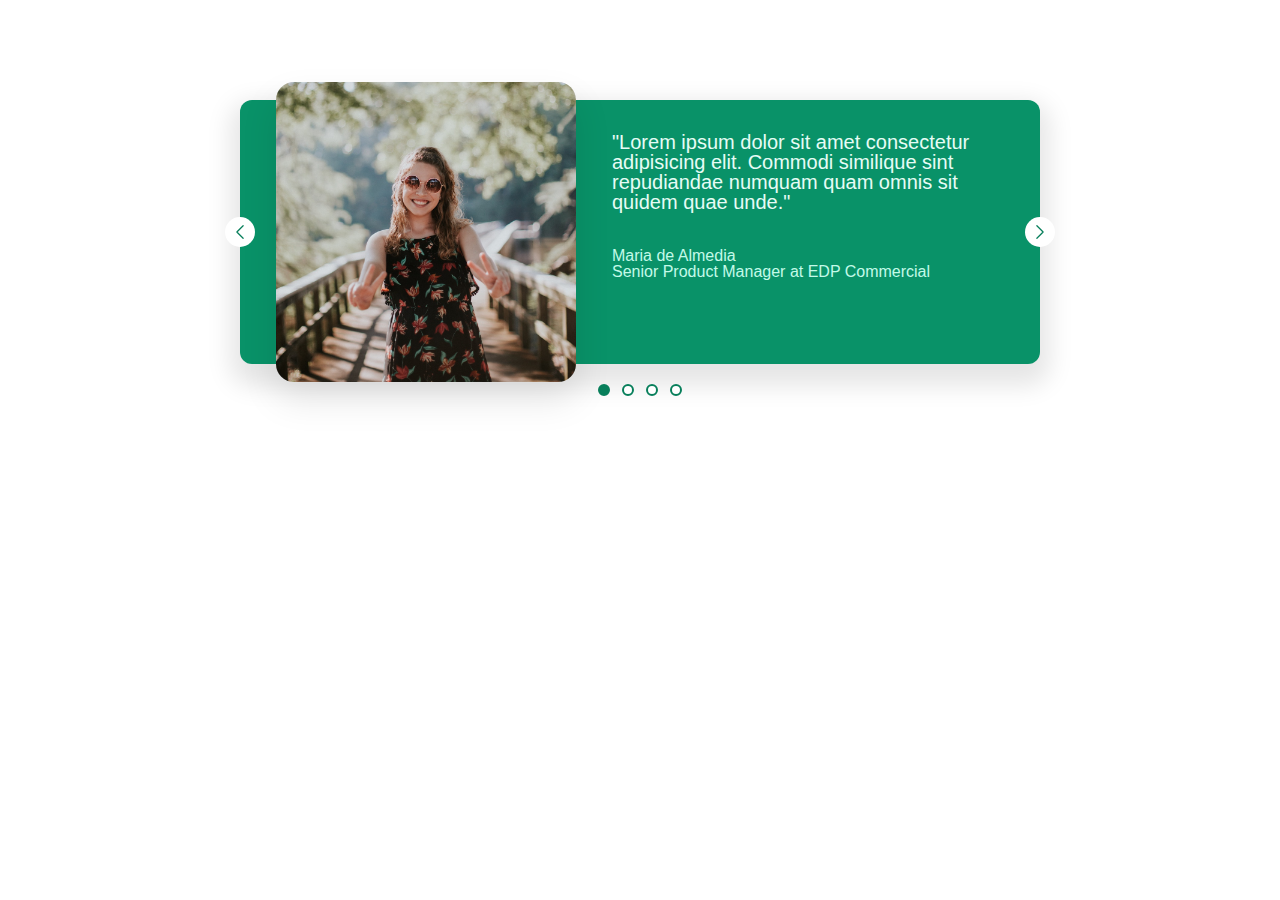
<file: learning-module/carousel/index.html>
<!DOCTYPE html>
<html lang="en">
<head>
    <meta charset="UTF-8">
    <meta name="viewport" content="width=device-width, initial-scale=1.0">
    <link rel="stylesheet" href="style.css">
    <title>Carousel</title>
</head>
<body>
    <div class="carousel">
        <img src="media/maria.jpg" alt="Maria de Almedia">
        <blockquote class="testimonial">
            <p class="testimonial-text">
                "Lorem ipsum dolor sit amet consectetur adipisicing elit. Commodi similique sint repudiandae numquam quam omnis sit quidem quae unde."
            </p>
            <p class="testimonial-author">
                Maria de Almedia
            </p>
            <p class="testimonial-job">
                Senior Product Manager at EDP Commercial
            </p>
        </blockquote>
        <button class="btn chev-right">
            <svg xmlns="http://www.w3.org/2000/svg" fill="none" viewBox="0 0 24 24" stroke-width="1.5" stroke="currentColor" class="btn-icon ">
                <path stroke-linecap="round" stroke-linejoin="round" d="M8.25 4.5l7.5 7.5-7.5 7.5" />
              </svg>
        </button>
        <button class="btn chev-left">
            <svg xmlns="http://www.w3.org/2000/svg" fill="none" viewBox="0 0 24 24" stroke-width="1.5" stroke="currentColor" class="btn-icon ">
                <path stroke-linecap="round" stroke-linejoin="round" d="M15.75 19.5L8.25 12l7.5-7.5" />
              </svg>                  
        </button>
        <div class="dots">
            <button class="dot dot--fill">&nbsp;</button>
            <button class="dot">&nbsp;</button>
            <button class="dot">&nbsp;</button>
            <button class="dot">&nbsp;</button>
        </div>
    </div>
</body>
</html>
</file>
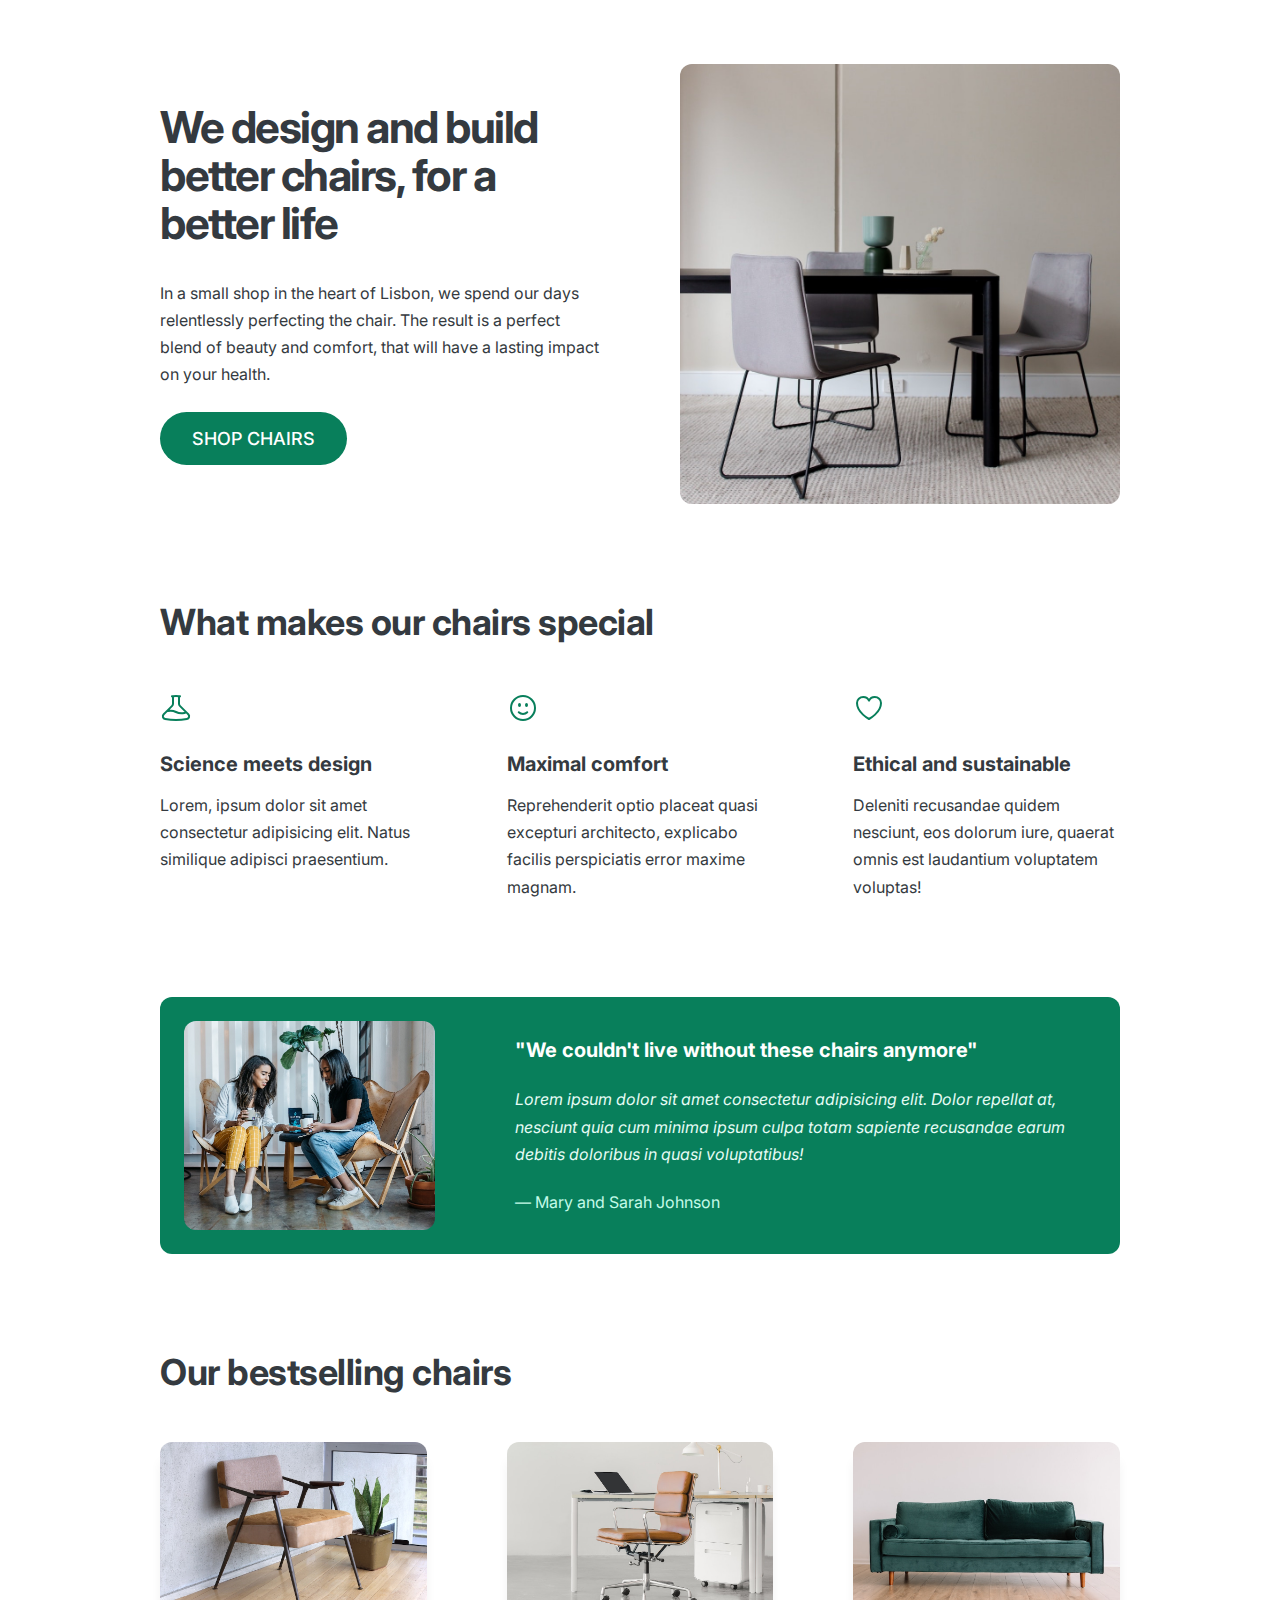
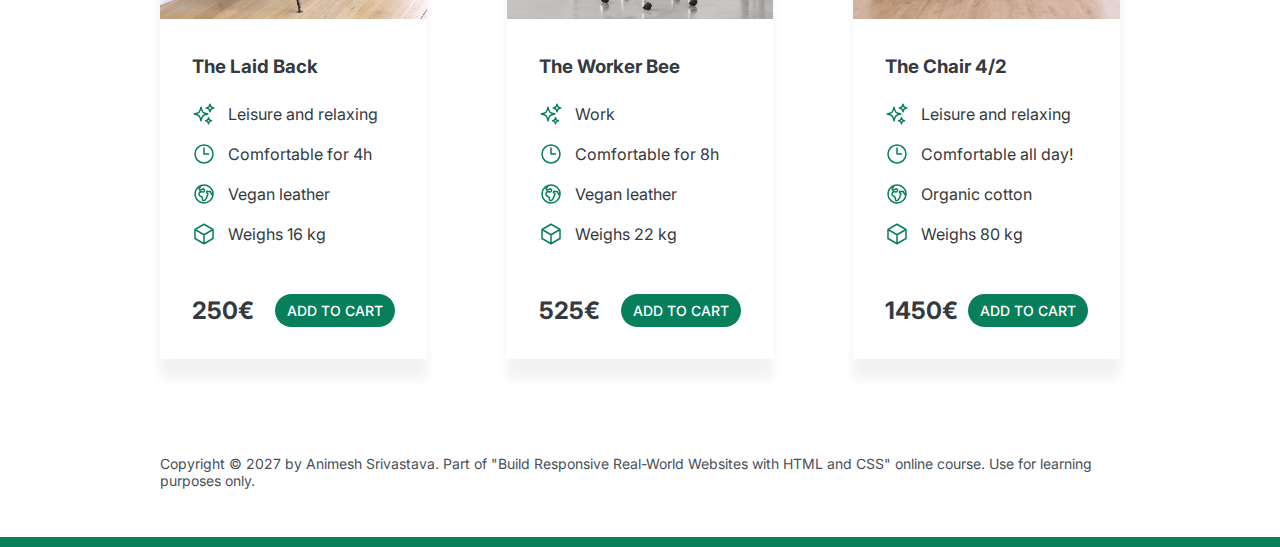
<file: learning-module/Design/index.html>
<!DOCTYPE html>
<html lang="en">
  <head>
    <meta charset="UTF-8" />
    <meta http-equiv="X-UA-Compatible" content="IE=edge" />
    <meta name="viewport" content="width=device-width, initial-scale=1.0" />
    <link rel="preconnect" href="https://fonts.googleapis.com">
    <link rel="preconnect" href="https://fonts.gstatic.com" crossorigin>
    <link href="https://fonts.googleapis.com/css2?family=Inter:wght@400;500;700&display=swap" rel="stylesheet">
    <link rel="stylesheet" href="style.css" />
    <title>Lisbon Chair Shop</title>
  </head>
  <body>
    <div class="container">
      <header>
        <div class="header-text-box">
          <h1>We design and build better chairs, for a better life</h1>
          <p class="header-text">
            In a small shop in the heart of Lisbon, we spend our days
            relentlessly perfecting the chair. The result is a perfect blend of
            beauty and comfort, that will have a lasting impact on your health.
          </p>
          <a class="btn btn--big" href="#">Shop chairs</a>
        </div>
        <img src="hero.jpg" alt="Photo" />
      </header>

      <section>
        <h2>What makes our chairs special</h2>
        <div class="grid-3-cols">
          <div>
            <svg xmlns="http://www.w3.org/2000/svg" fill="none" viewBox="0 0 24 24" stroke-width="1.5" stroke="currentColor" class="features-icon">
              <path stroke-linecap="round" stroke-linejoin="round" d="M9.75 3.104v5.714a2.25 2.25 0 01-.659 1.591L5 14.5M9.75 3.104c-.251.023-.501.05-.75.082m.75-.082a24.301 24.301 0 014.5 0m0 0v5.714c0 .597.237 1.17.659 1.591L19.8 15.3M14.25 3.104c.251.023.501.05.75.082M19.8 15.3l-1.57.393A9.065 9.065 0 0112 15a9.065 9.065 0 00-6.23-.693L5 14.5m14.8.8l1.402 1.402c1.232 1.232.65 3.318-1.067 3.611A48.309 48.309 0 0112 21c-2.773 0-5.491-.235-8.135-.687-1.718-.293-2.3-2.379-1.067-3.61L5 14.5" />
            </svg>
            <p class="features-title"><strong>Science meets design</strong></p>            
            <p class="features-text">
              Lorem, ipsum dolor sit amet consectetur adipisicing elit. Natus
              similique adipisci praesentium.
            </p>
          </div>

          <div>
            <svg xmlns="http://www.w3.org/2000/svg" fill="none" viewBox="0 0 24 24" stroke-width="1.5" stroke="currentColor" class="features-icon">
              <path stroke-linecap="round" stroke-linejoin="round" d="M15.182 15.182a4.5 4.5 0 01-6.364 0M21 12a9 9 0 11-18 0 9 9 0 0118 0zM9.75 9.75c0 .414-.168.75-.375.75S9 10.164 9 9.75 9.168 9 9.375 9s.375.336.375.75zm-.375 0h.008v.015h-.008V9.75zm5.625 0c0 .414-.168.75-.375.75s-.375-.336-.375-.75.168-.75.375-.75.375.336.375.75zm-.375 0h.008v.015h-.008V9.75z" />
            </svg>
            <p class="features-title">
              <strong>Maximal comfort</strong>
            </p>
            
            <p class="features-text">
              Reprehenderit optio placeat quasi excepturi architecto, explicabo
              facilis perspiciatis error maxime magnam.
            </p>
          </div>

          <div>
            <svg xmlns="http://www.w3.org/2000/svg" fill="none" viewBox="0 0 24 24" stroke-width="1.5" stroke="currentColor" class="features-icon">
              <path stroke-linecap="round" stroke-linejoin="round" d="M21 8.25c0-2.485-2.099-4.5-4.688-4.5-1.935 0-3.597 1.126-4.312 2.733-.715-1.607-2.377-2.733-4.313-2.733C5.1 3.75 3 5.765 3 8.25c0 7.22 9 12 9 12s9-4.78 9-12z" />
            </svg>
            <p class="features-title">
              <strong>Ethical and sustainable</strong>
            </p>
            
            <p class="features-text">
              Deleniti recusandae quidem nesciunt, eos dolorum iure, quaerat
              omnis est laudantium voluptatem voluptas!
            </p>
          </div>
        </div>
      </section>

      <section class="testimonial-section">
        <div class="grid-3-cols">
          <img src="customers.jpg" alt="People sitting on chairs" />
          <div class="testimonial-box">
            <h2>"We couldn't live without these chairs anymore"</h2>
            <blockquote class="testimonial-text">
              Lorem ipsum dolor sit amet consectetur adipisicing elit. Dolor
              repellat at, nesciunt quia cum minima ipsum culpa totam sapiente
              recusandae earum debitis doloribus in quasi voluptatibus!
            </blockquote>
            <p class="testimonial-author">&mdash; Mary and Sarah Johnson</p>
          </div>
        </div>
      </section>

      <section>
        <h2>Our bestselling chairs</h2>
        <div class="grid-3-cols">
          <figure class="chair">
            <img src="chair-1.jpg" alt="Chair" />
            <div class="chair-box">
              <h3>The Laid Back</h3>
              <ul class="chair-details">
                <li>
                  <!-- Span is a generic INLINE text element, it doesn't have any meaning. It's like a div element, but inline -->
                  <svg xmlns="http://www.w3.org/2000/svg" fill="none" viewBox="0 0 24 24" stroke-width="1.5" stroke="currentColor" class="chair-icon">
                    <path stroke-linecap="round" stroke-linejoin="round" d="M9.813 15.904L9 18.75l-.813-2.846a4.5 4.5 0 00-3.09-3.09L2.25 12l2.846-.813a4.5 4.5 0 003.09-3.09L9 5.25l.813 2.846a4.5 4.5 0 003.09 3.09L15.75 12l-2.846.813a4.5 4.5 0 00-3.09 3.09zM18.259 8.715L18 9.75l-.259-1.035a3.375 3.375 0 00-2.455-2.456L14.25 6l1.036-.259a3.375 3.375 0 002.455-2.456L18 2.25l.259 1.035a3.375 3.375 0 002.456 2.456L21.75 6l-1.035.259a3.375 3.375 0 00-2.456 2.456zM16.894 20.567L16.5 21.75l-.394-1.183a2.25 2.25 0 00-1.423-1.423L13.5 18.75l1.183-.394a2.25 2.25 0 001.423-1.423l.394-1.183.394 1.183a2.25 2.25 0 001.423 1.423l1.183.394-1.183.394a2.25 2.25 0 00-1.423 1.423z" />
                  </svg>                  
                  <span>Leisure and relaxing</span>
                </li>
                <li>
                  <svg xmlns="http://www.w3.org/2000/svg" fill="none" viewBox="0 0 24 24" stroke-width="1.5" stroke="currentColor" class="chair-icon">
                    <path stroke-linecap="round" stroke-linejoin="round" d="M12 6v6h4.5m4.5 0a9 9 0 11-18 0 9 9 0 0118 0z" />
                  </svg>
                  <span>Comfortable for 4h</span>
                </li>
                <li>
                  <svg xmlns="http://www.w3.org/2000/svg" fill="none" viewBox="0 0 24 24" stroke-width="1.5" stroke="currentColor" class="chair-icon">
                    <path stroke-linecap="round" stroke-linejoin="round" d="M20.893 13.393l-1.135-1.135a2.252 2.252 0 01-.421-.585l-1.08-2.16a.414.414 0 00-.663-.107.827.827 0 01-.812.21l-1.273-.363a.89.89 0 00-.738 1.595l.587.39c.59.395.674 1.23.172 1.732l-.2.2c-.212.212-.33.498-.33.796v.41c0 .409-.11.809-.32 1.158l-1.315 2.191a2.11 2.11 0 01-1.81 1.025 1.055 1.055 0 01-1.055-1.055v-1.172c0-.92-.56-1.747-1.414-2.089l-.655-.261a2.25 2.25 0 01-1.383-2.46l.007-.042a2.25 2.25 0 01.29-.787l.09-.15a2.25 2.25 0 012.37-1.048l1.178.236a1.125 1.125 0 001.302-.795l.208-.73a1.125 1.125 0 00-.578-1.315l-.665-.332-.091.091a2.25 2.25 0 01-1.591.659h-.18c-.249 0-.487.1-.662.274a.931.931 0 01-1.458-1.137l1.411-2.353a2.25 2.25 0 00.286-.76m11.928 9.869A9 9 0 008.965 3.525m11.928 9.868A9 9 0 118.965 3.525" />
                  </svg>
                  <span>Vegan leather</span>
                </li>
                <li>
                  <svg xmlns="http://www.w3.org/2000/svg" fill="none" viewBox="0 0 24 24" stroke-width="1.5" stroke="currentColor" class="chair-icon">
                    <path stroke-linecap="round" stroke-linejoin="round" d="M21 7.5l-9-5.25L3 7.5m18 0l-9 5.25m9-5.25v9l-9 5.25M3 7.5l9 5.25M3 7.5v9l9 5.25m0-9v9" />
                  </svg>
                  <span>Weighs 16 kg</span>
                </li>
              </ul>
              <div class="chair-price">
                <strong>250€</strong>
                <a href="#" class="btn btn--small">Add to cart</a>
              </div>
            </div>
          </figure>

          <figure class="chair">
            <img src="chair-2.jpg" alt="Chair" />
            <div class="chair-box">
              <h3>The Worker Bee</h3>
              <ul class="chair-details">
                <li><svg xmlns="http://www.w3.org/2000/svg" fill="none" viewBox="0 0 24 24" stroke-width="1.5" stroke="currentColor" class="chair-icon">
                    <path stroke-linecap="round" stroke-linejoin="round" d="M9.813 15.904L9 18.75l-.813-2.846a4.5 4.5 0 00-3.09-3.09L2.25 12l2.846-.813a4.5 4.5 0 003.09-3.09L9 5.25l.813 2.846a4.5 4.5 0 003.09 3.09L15.75 12l-2.846.813a4.5 4.5 0 00-3.09 3.09zM18.259 8.715L18 9.75l-.259-1.035a3.375 3.375 0 00-2.455-2.456L14.25 6l1.036-.259a3.375 3.375 0 002.455-2.456L18 2.25l.259 1.035a3.375 3.375 0 002.456 2.456L21.75 6l-1.035.259a3.375 3.375 0 00-2.456 2.456zM16.894 20.567L16.5 21.75l-.394-1.183a2.25 2.25 0 00-1.423-1.423L13.5 18.75l1.183-.394a2.25 2.25 0 001.423-1.423l.394-1.183.394 1.183a2.25 2.25 0 001.423 1.423l1.183.394-1.183.394a2.25 2.25 0 00-1.423 1.423z" />
                  </svg> 
                  <span>Work</span>
                </li>
                <li><svg xmlns="http://www.w3.org/2000/svg" fill="none" viewBox="0 0 24 24" stroke-width="1.5" stroke="currentColor" class="chair-icon">
                    <path stroke-linecap="round" stroke-linejoin="round" d="M12 6v6h4.5m4.5 0a9 9 0 11-18 0 9 9 0 0118 0z" />
                  </svg>
                  <span>Comfortable for 8h</span>
                </li>
                <li><svg xmlns="http://www.w3.org/2000/svg" fill="none" viewBox="0 0 24 24" stroke-width="1.5" stroke="currentColor" class="chair-icon">
                    <path stroke-linecap="round" stroke-linejoin="round" d="M20.893 13.393l-1.135-1.135a2.252 2.252 0 01-.421-.585l-1.08-2.16a.414.414 0 00-.663-.107.827.827 0 01-.812.21l-1.273-.363a.89.89 0 00-.738 1.595l.587.39c.59.395.674 1.23.172 1.732l-.2.2c-.212.212-.33.498-.33.796v.41c0 .409-.11.809-.32 1.158l-1.315 2.191a2.11 2.11 0 01-1.81 1.025 1.055 1.055 0 01-1.055-1.055v-1.172c0-.92-.56-1.747-1.414-2.089l-.655-.261a2.25 2.25 0 01-1.383-2.46l.007-.042a2.25 2.25 0 01.29-.787l.09-.15a2.25 2.25 0 012.37-1.048l1.178.236a1.125 1.125 0 001.302-.795l.208-.73a1.125 1.125 0 00-.578-1.315l-.665-.332-.091.091a2.25 2.25 0 01-1.591.659h-.18c-.249 0-.487.1-.662.274a.931.931 0 01-1.458-1.137l1.411-2.353a2.25 2.25 0 00.286-.76m11.928 9.869A9 9 0 008.965 3.525m11.928 9.868A9 9 0 118.965 3.525" />
                  </svg>
                  <span>Vegan leather</span>
                </li>
                <li>                 <svg xmlns="http://www.w3.org/2000/svg" fill="none" viewBox="0 0 24 24" stroke-width="1.5" stroke="currentColor" class="chair-icon">
                    <path stroke-linecap="round" stroke-linejoin="round" d="M21 7.5l-9-5.25L3 7.5m18 0l-9 5.25m9-5.25v9l-9 5.25M3 7.5l9 5.25M3 7.5v9l9 5.25m0-9v9" />
                  </svg>
                  <span>Weighs 22 kg</span>
                </li>
              </ul>
              <div class="chair-price">
                <strong>525€</strong>
                <a href="#" class="btn btn--small">Add to cart</a>
              </div>
            </div>
          </figure>

          <figure class="chair">
            <img src="chair-3.jpg" alt="Chair" />
            <div class="chair-box">
              <h3>The Chair 4/2</h3>
              <ul class="chair-details">
                <li><svg xmlns="http://www.w3.org/2000/svg" fill="none" viewBox="0 0 24 24" stroke-width="1.5" stroke="currentColor" class="chair-icon">
                    <path stroke-linecap="round" stroke-linejoin="round" d="M9.813 15.904L9 18.75l-.813-2.846a4.5 4.5 0 00-3.09-3.09L2.25 12l2.846-.813a4.5 4.5 0 003.09-3.09L9 5.25l.813 2.846a4.5 4.5 0 003.09 3.09L15.75 12l-2.846.813a4.5 4.5 0 00-3.09 3.09zM18.259 8.715L18 9.75l-.259-1.035a3.375 3.375 0 00-2.455-2.456L14.25 6l1.036-.259a3.375 3.375 0 002.455-2.456L18 2.25l.259 1.035a3.375 3.375 0 002.456 2.456L21.75 6l-1.035.259a3.375 3.375 0 00-2.456 2.456zM16.894 20.567L16.5 21.75l-.394-1.183a2.25 2.25 0 00-1.423-1.423L13.5 18.75l1.183-.394a2.25 2.25 0 001.423-1.423l.394-1.183.394 1.183a2.25 2.25 0 001.423 1.423l1.183.394-1.183.394a2.25 2.25 0 00-1.423 1.423z" />
                  </svg> 
                  <span>Leisure and relaxing</span>
                </li>
                <li><svg xmlns="http://www.w3.org/2000/svg" fill="none" viewBox="0 0 24 24" stroke-width="1.5" stroke="currentColor" class="chair-icon">
                    <path stroke-linecap="round" stroke-linejoin="round" d="M12 6v6h4.5m4.5 0a9 9 0 11-18 0 9 9 0 0118 0z" />
                  </svg>
                  <span>Comfortable all day!</span>
                </li>
                <li><svg xmlns="http://www.w3.org/2000/svg" fill="none" viewBox="0 0 24 24" stroke-width="1.5" stroke="currentColor" class="chair-icon">
                    <path stroke-linecap="round" stroke-linejoin="round" d="M20.893 13.393l-1.135-1.135a2.252 2.252 0 01-.421-.585l-1.08-2.16a.414.414 0 00-.663-.107.827.827 0 01-.812.21l-1.273-.363a.89.89 0 00-.738 1.595l.587.39c.59.395.674 1.23.172 1.732l-.2.2c-.212.212-.33.498-.33.796v.41c0 .409-.11.809-.32 1.158l-1.315 2.191a2.11 2.11 0 01-1.81 1.025 1.055 1.055 0 01-1.055-1.055v-1.172c0-.92-.56-1.747-1.414-2.089l-.655-.261a2.25 2.25 0 01-1.383-2.46l.007-.042a2.25 2.25 0 01.29-.787l.09-.15a2.25 2.25 0 012.37-1.048l1.178.236a1.125 1.125 0 001.302-.795l.208-.73a1.125 1.125 0 00-.578-1.315l-.665-.332-.091.091a2.25 2.25 0 01-1.591.659h-.18c-.249 0-.487.1-.662.274a.931.931 0 01-1.458-1.137l1.411-2.353a2.25 2.25 0 00.286-.76m11.928 9.869A9 9 0 008.965 3.525m11.928 9.868A9 9 0 118.965 3.525" />
                  </svg>
                  <span>Organic cotton</span>
                </li>
                <li>                 <svg xmlns="http://www.w3.org/2000/svg" fill="none" viewBox="0 0 24 24" stroke-width="1.5" stroke="currentColor" class="chair-icon">
                    <path stroke-linecap="round" stroke-linejoin="round" d="M21 7.5l-9-5.25L3 7.5m18 0l-9 5.25m9-5.25v9l-9 5.25M3 7.5l9 5.25M3 7.5v9l9 5.25m0-9v9" />
                  </svg>
                  <span>Weighs 80 kg</span>
                </li>
              </ul>
              <div class="chair-price">
                <strong>1450€</strong>
                <a href="#" class="btn btn--small">Add to cart</a>
              </div>
            </div>
          </figure>
        </div>
      </section>

      <footer>
        Copyright &copy; 2027 by Animesh Srivastava. Part of "Build Responsive
        Real-World Websites with HTML and CSS" online course. Use for learning
        purposes only.
      </footer>
    </div>
  </body>
</html>
</file>
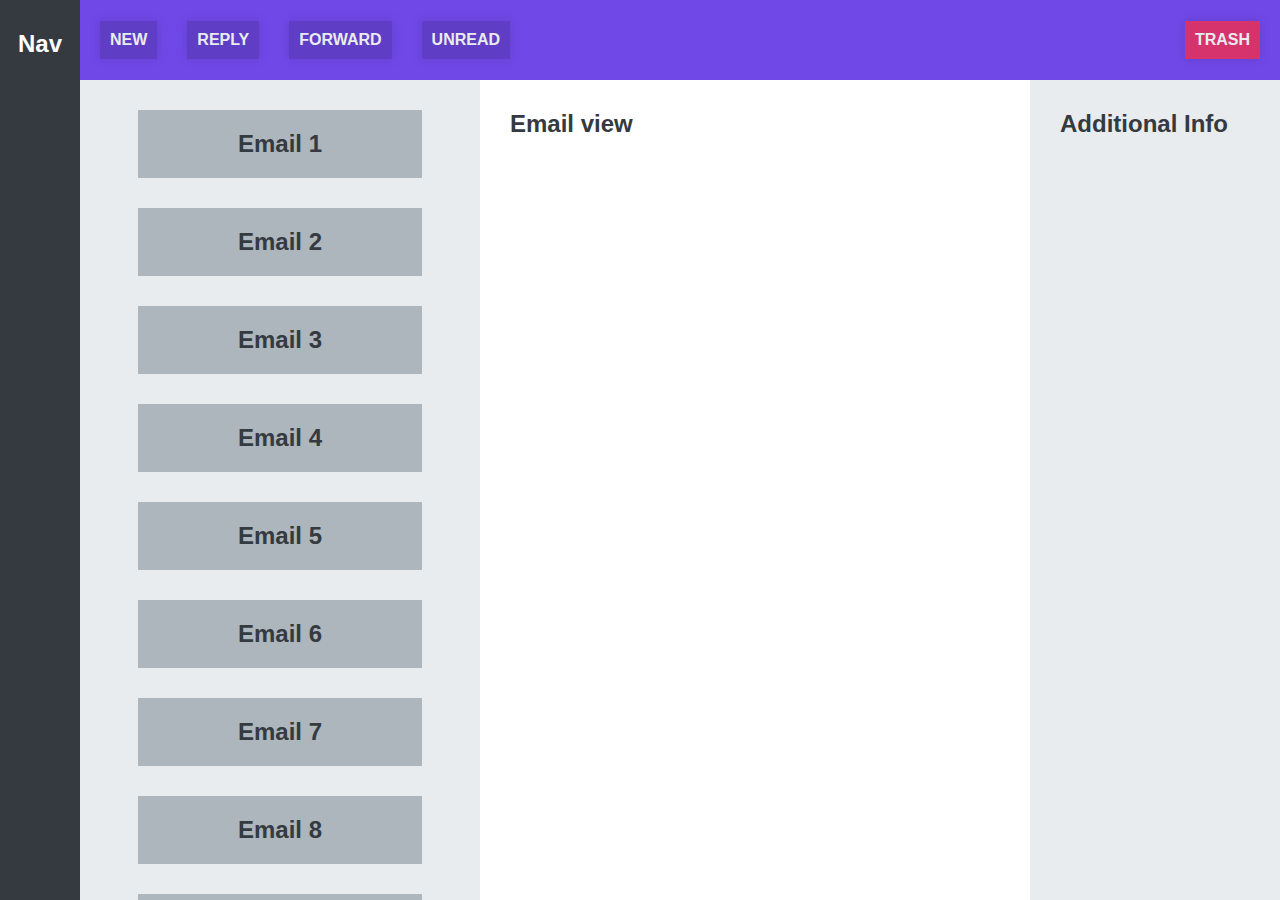
<file: learning-module/email-app/index.html>
<!DOCTYPE html>
<html lang="en">
<head>
    <meta charset="UTF-8">
    <meta name="viewport" content="width=device-width, initial-scale=1.0">
    <link rel="stylesheet" href="style.css">
    <title>Email Layout</title>
</head>
<body>
    <nav>Nav</nav>
    <menu>
        <button class="menu-items">new</button>
        <button class="menu-items">reply</button>
        <button class="menu-items">forward</button>
        <button class="menu-items">unread</button>
        <button class="menu-items trash">trash</button>
    </menu>
    <section>
        <div class="mail">Email 1</div>
        <div class="mail">Email 2</div>
        <div class="mail">Email 3</div>
        <div class="mail">Email 4</div>
        <div class="mail">Email 5</div>
        <div class="mail">Email 6</div>
        <div class="mail">Email 7</div>
        <div class="mail">Email 8</div>
        <div class="mail">Email 9</div>
        <div class="mail">Email 10</div>
        <div class="mail">Email 11</div>
        <div class="mail">Email 12</div>
        <div class="mail">Email 13</div>
        <div class="mail">Email 14</div>
    </section>
    <main>Email view</main>
    <aside>Additional Info </aside>
</body>
</html>
</file>
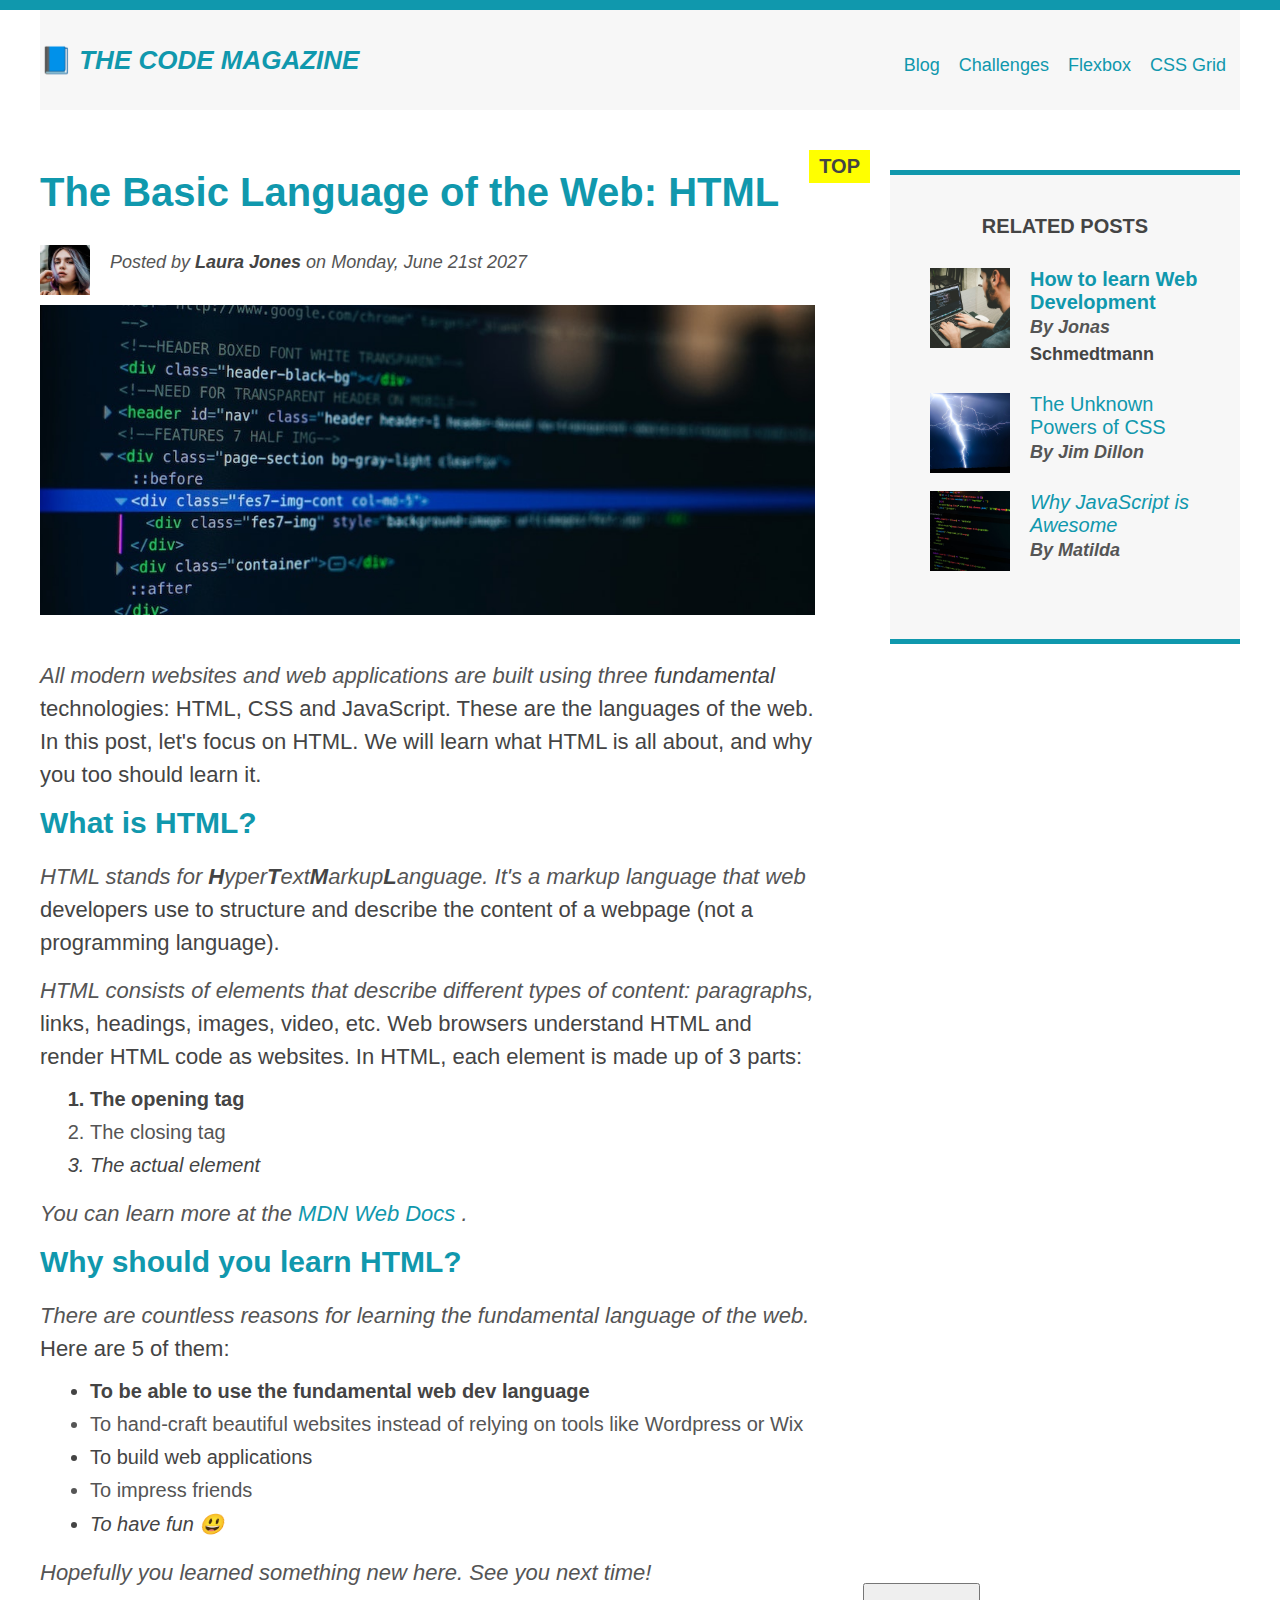
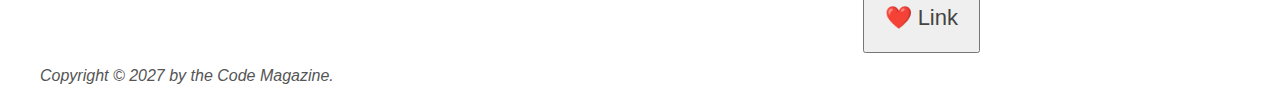
<file: learning-module/Fundamentals/index.html>
<!DOCTYPE html>
<html lang="en">
<head>
    <meta charset="UTF-8">
    <meta name="viewport" content="width=device-width, initial-scale=1.0">
    <link href="style.css" rel="stylesheet"/>
    <title>[DEMO] The Basic Language of the Web: HTML</title>
</head>
<body>
    <div class="container">
        <header class="main-header clearfix">
            <h1>📘 The Code Magazine</h1>
            <nav>
                <a href="blog.html">Blog</a>
                <a href="#">Challenges</a>
                <a href="flexbox.html">Flexbox</a>
                <a href="css-grid.html">CSS Grid</a>
            </nav>
            <!-- <div class="clear"></div> -->
        </header>
        <!-- <div class="flex-container"> -->
        <article class="main-article">
                <header class="post-header">
                    <h2>The Basic Language of the Web: HTML</h2>
                    <div class="flex-author">
                        <img 
                            src="images/laura-jones.jpg" 
                            alt="laura" 
                            title="user" 
                            style="height: 50px;width: 50px;"
                            class="author-img"
                        />
                        <p id="author" class="author">Posted by <strong>Laura Jones</strong> on Monday, June 21st 2027</p>
                    </div>
                    <img 
                        src="images/post-img.jpg" 
                        class="post-image"
                        alt="post-image"
                    />
                    <button>❤️ Link</button>
                </header>
    
            <p>
                All modern websites and web applications are built using three <em>fundamental</em> technologies: HTML, CSS and JavaScript. These are the languages of the web.
                In this post, let's focus on HTML. We will learn what HTML is all about, and why you too should learn it.
            </p>
            <h3>
                What is HTML?
            </h3>
            <p>
                HTML stands for <strong>H</strong>yper<strong>T</strong>ext<strong>M</strong>arkup<strong>L</strong>anguage. It's a markup language that web developers use to structure and describe the content of a webpage (not a programming language).
            </p>
            <p>
                HTML consists of elements that describe different types of content: paragraphs, links, headings, images, video, etc. Web browsers understand HTML and render HTML code as websites.
                In HTML, each element is made up of 3 parts:
            </p>
            <ol>
                <li>The opening tag</li>
                <li>The closing tag</li>
                <li>The actual element</li>
            </ol>
            <p>
                You can learn more at the 
                <a 
                    href="https://developer.mozilla.org/en-US/docs/Web/HTML" 
                    target="_blank"
                    >MDN Web Docs
                </a>.
            </p>    
            <h3>Why should you learn HTML?</h3>
    
            <p>
                There are countless reasons for learning the fundamental language of the web. Here are 5 of them:
            </p>
            <ul>
                <li>To be able to use the fundamental web dev language</li>
                <li>To hand-craft beautiful websites instead of relying on tools like Wordpress or Wix</li>
                <li>To build web applications</li>
                <li>To impress friends</li>
                <li>To have fun 😃</li>
            </ul>
            <p>Hopefully you learned something new here. See you next time!</p>
        </article>
        <aside class="main-aside">
                <h4>Related posts</h4>
                <ul class="related-posts">
                    <li  class="flex-aside-list">
                            <img src="images/related-1.jpg" alt="realted pic" title="realted pic 1" style="height: 80px; width: 80px;"/>
                            <div class="aside-list">
                                <a href="">How to learn Web Development</a>
                                <p class="related-author">By Jonas Schmedtmann</p>
                            </div>
                    </li>
                    <li  class="flex-aside-list">
                        <img src="images/related-2.jpg" alt="realted pic" title="realted pic 1" style="height: 80px; width: 80px;"/>
                        <div class="aside-list">
                            <a href="">The Unknown Powers of CSS</a>
                            <p class="related-author">By Jim Dillon</p>
                        </div>
                    </li>
                    <li class="flex-aside-list">
                        <img src="images/related-3.jpg" alt="realted pic" title="realted pic 1" style="height: 80px; width: 80px;"/>
                        <div class="aside-list">
                            <a href="">Why JavaScript is Awesome</a>
                            <p class="related-author">By Matilda</p>
                        </div>
                    </li>                  
                </ul>
        </aside>
        <!-- </div> -->
        <footer>
            <p id="copyright" class="copyright text">Copyright &copy; 2027 by the Code Magazine.</p>
        </footer>
    </div>
</body>
</html>
</file>
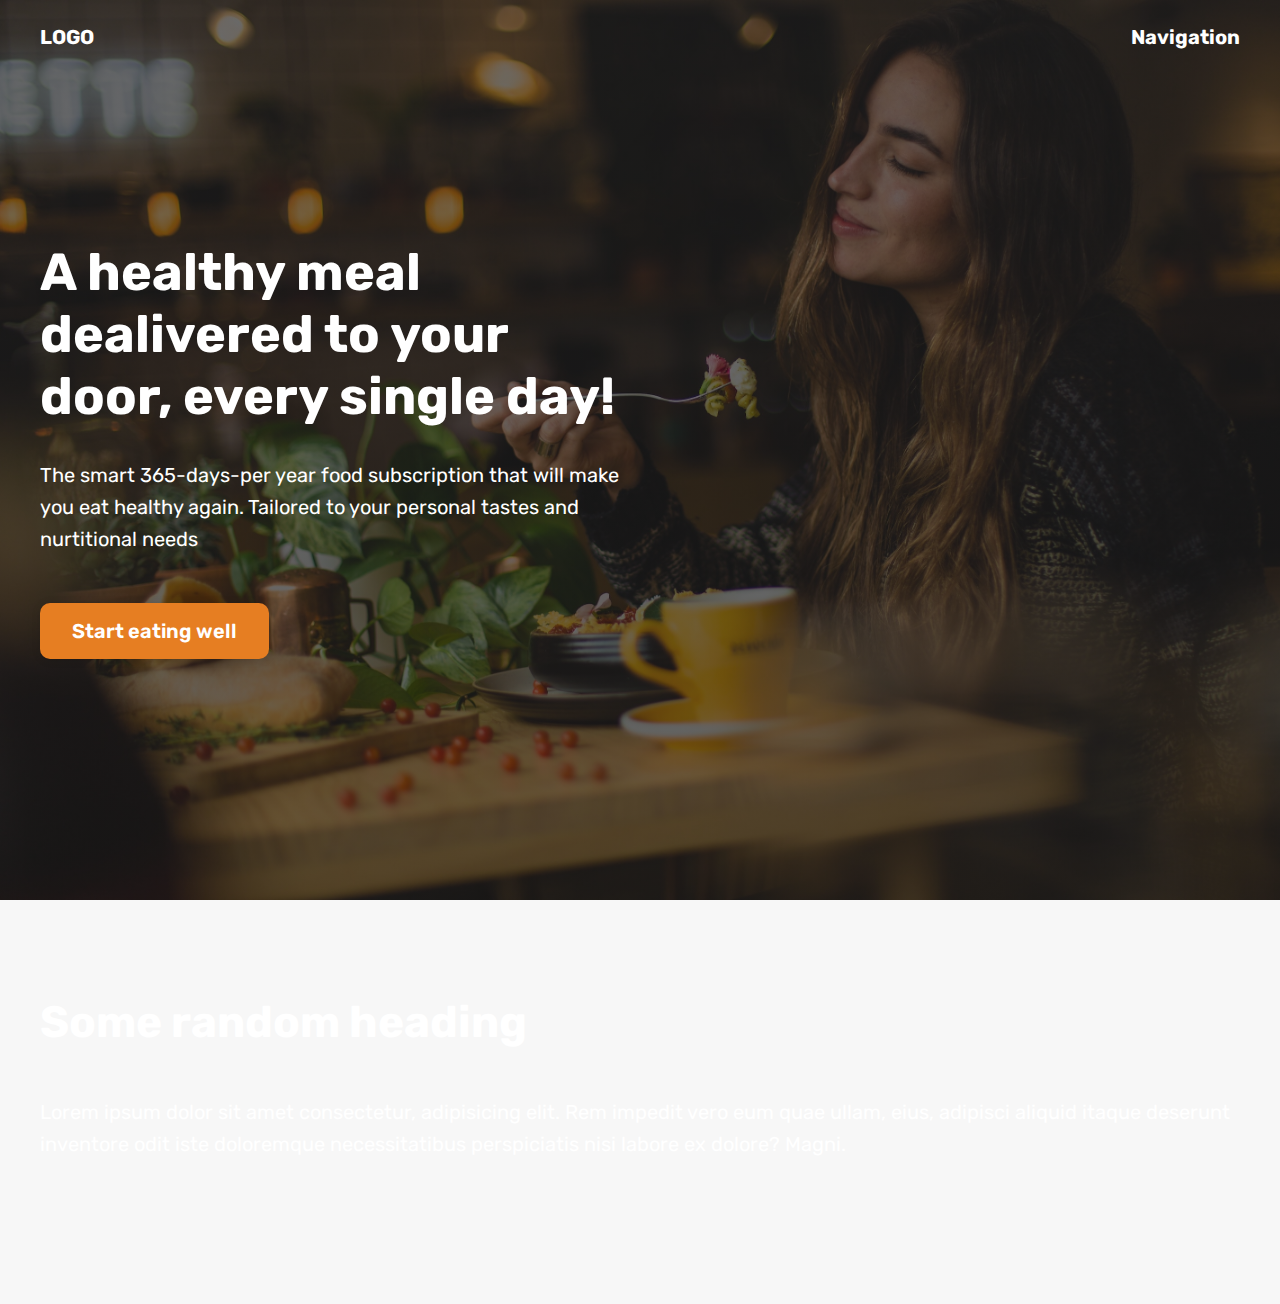
<file: learning-module/hero/index.html>
<!DOCTYPE html>
<html lang="en">
<head>
    <meta charset="UTF-8">
    <meta name="viewport" content="width=device-width, initial-scale=1.0">
    <link rel="stylesheet" href="style.css">
    <link rel="preconnect" href="https://fonts.googleapis.com">
<link rel="preconnect" href="https://fonts.gstatic.com" crossorigin>
<link href="https://fonts.googleapis.com/css2?family=Inter:wght@400;600;700&family=Rubik:wght@400;500;700&display=swap" rel="stylesheet">
    <title>Hero</title>
</head>
<body>
    <header>
        <nav class="container">
            <div>LOGO</div>
            <div>Navigation</div>
        </nav>
        <div class="header-container">
            <div class="header-container-inner">
                <h1>
                    A healthy meal dealivered to your door, every single day!
                </h1>
                <p>
                    The smart 365-days-per year food subscription that will make you eat healthy again. Tailored to your personal tastes and nurtitional needs
                </p>
                <a href="#" class="btn">Start eating well</a>
            </div>
        </div>
    </header>
    <section>
        <div class="container">
        <h2>Some random heading</h2>
        <p>
            Lorem ipsum dolor sit amet consectetur, adipisicing elit. Rem impedit vero eum quae ullam, eius, adipisci aliquid itaque deserunt inventore odit iste doloremque necessitatibus perspiciatis nisi labore ex dolore? Magni.
        </p>
        </div>
    </section>
</body>
</html>
</file>
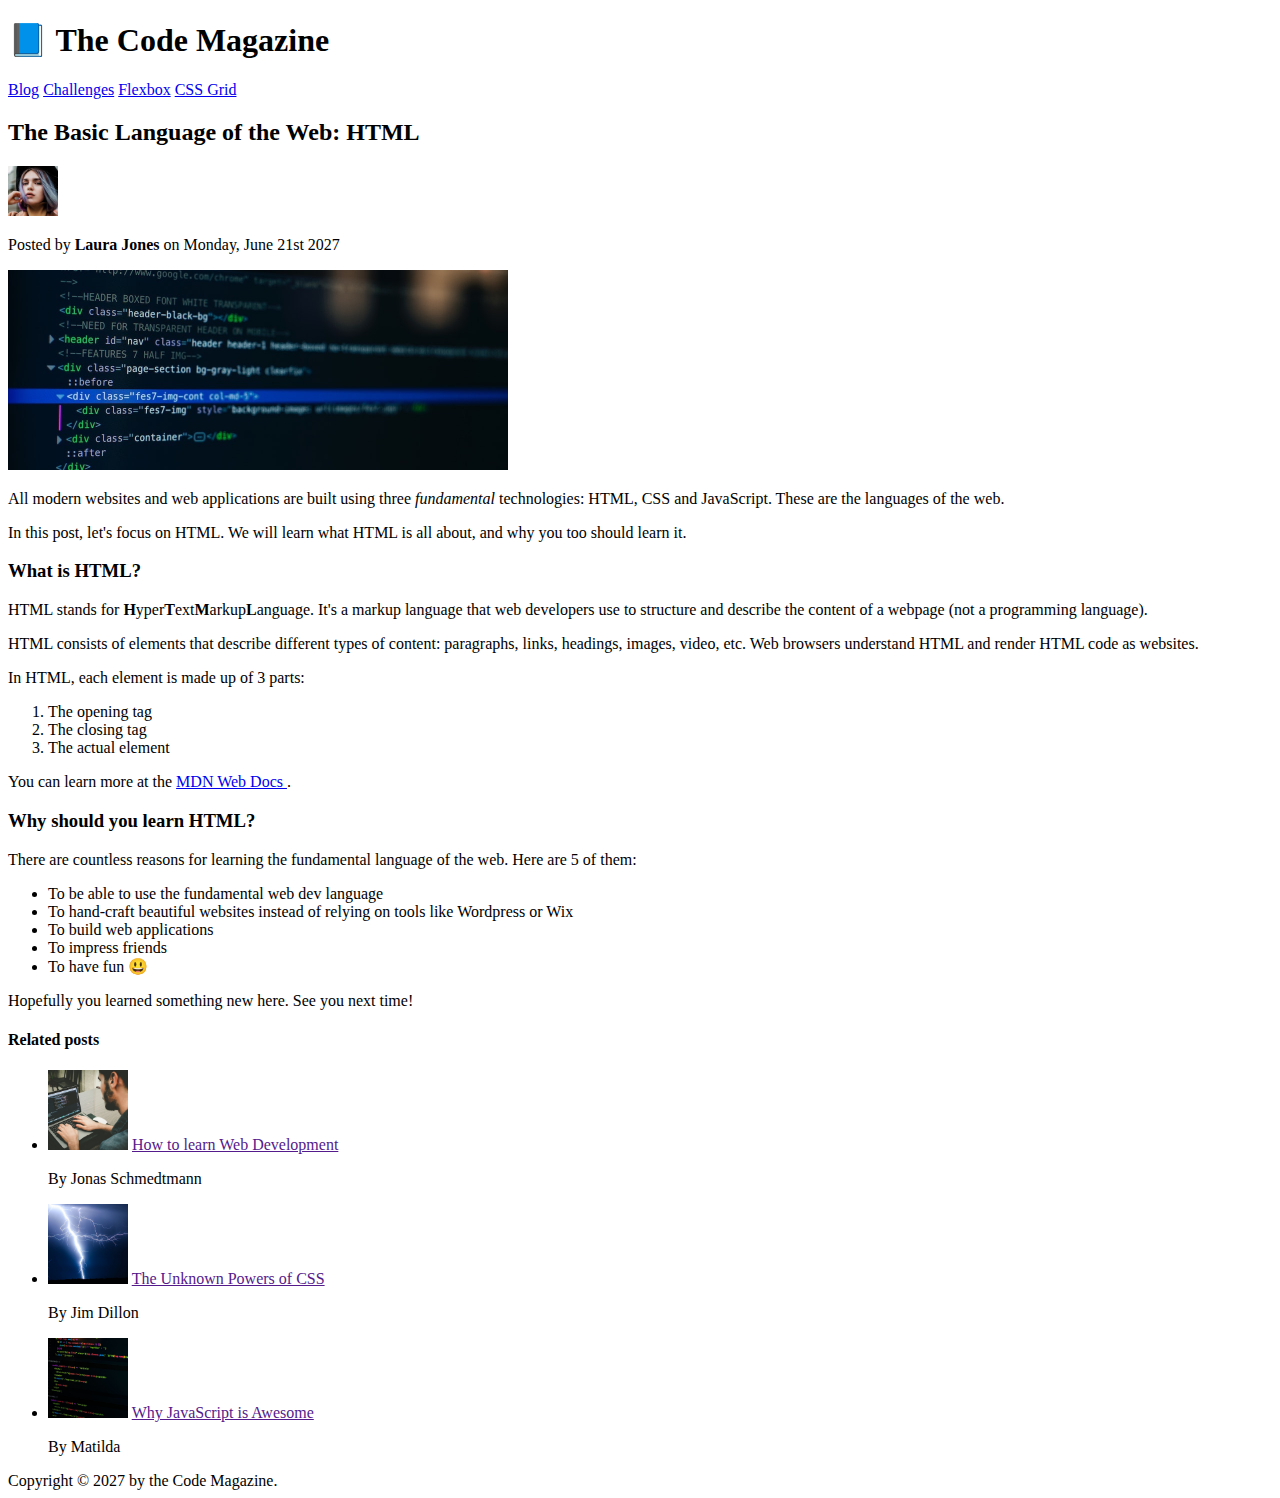
<file: learning-module/HTML-Fundamentals/index.html>
<!DOCTYPE html>
<html lang="en">
<head>
    <meta charset="UTF-8">
    <meta name="viewport" content="width=device-width, initial-scale=1.0">
    <title>[DEMO] The Basic Language of the Web: HTML</title>
</head>
<body>
    <header>
        <h1>📘 The Code Magazine</h1>
        <nav>
            <a href="blog.html">Blog</a>
            <a href="#">Challenges</a>
            <a href="#">Flexbox</a>
            <a href="#">CSS Grid</a>
          </nav>        
    </header>
    <article>
        <header>
            <h2>The Basic Language of the Web: HTML</h2>

            <img 
                src="images/laura-jones.jpg" 
                alt="laura" 
                title="user" 
                style="height: 50px;width: 50px;"
            />
            <p>Posted by <strong>Laura Jones</strong> on Monday, June 21st 2027</p>
            <img 
                src="images/post-img.jpg" 
                style="height: 200px; width: 500px"
            />
        </header>

    <p>
        All modern websites and web applications are built using three <em>fundamental</em> technologies: HTML, CSS and JavaScript. These are the languages of the web.
    </p>
    <p>
        In this post, let's focus on HTML. We will learn what HTML is all about, and why you too should learn it.
    </p>
    <h3>
        What is HTML?
    </h3>
    <p>
        HTML stands for <strong>H</strong>yper<strong>T</strong>ext<strong>M</strong>arkup<strong>L</strong>anguage. It's a markup language that web developers use to structure and describe the content of a webpage (not a programming language).
    </p>
    <p>
        HTML consists of elements that describe different types of content: paragraphs, links, headings, images, video, etc. Web browsers understand HTML and render HTML code as websites.
    </p>
    <p>In HTML, each element is made up of 3 parts:</p>
    <ol>
        <li>The opening tag</li>
        <li>The closing tag</li>
        <li>The actual element</li>
    </ol>
    <p>
        You can learn more at the 
        <a 
            href="https://developer.mozilla.org/en-US/docs/Web/HTML" 
            target="_blank"
            >MDN Web Docs
        </a>.
    </p>    
    <h3>Why should you learn HTML?</h3>

    <p>
        There are countless reasons for learning the fundamental language of the web. Here are 5 of them:
    </p>
    <ul>
        <li>To be able to use the fundamental web dev language</li>
        <li>To hand-craft beautiful websites instead of relying on tools like Wordpress or Wix</li>
        <li>To build web applications</li>
        <li>To impress friends</li>
        <li>To have fun 😃</li>
    </ul>
    <p>Hopefully you learned something new here. See you next time!</p>
</article>
<aside>
    <h4>Related posts</h4>
    <ul>
        <li>
                <img src="images/related-1.jpg" alt="realted pic" title="realted pic 1" style="height: 80px; width: 80px;"/>
                <a href="">How to learn Web Development</a>
                <p>By Jonas Schmedtmann</p>
        </li>
        <li>
            <img src="images/related-2.jpg" alt="realted pic" title="realted pic 1" style="height: 80px; width: 80px;"/>
            <a href="">The Unknown Powers of CSS</a>
            <p>By Jim Dillon</p>
        </li>
        <li>
            <img src="images/related-3.jpg" alt="realted pic" title="realted pic 1" style="height: 80px; width: 80px;"/>
            <a href="">Why JavaScript is Awesome</a>
            <p>By Matilda</p>
        </li>                  
    </ul>
</aside>
<footer>Copyright &copy; 2027 by the Code Magazine.</footer>
</body>
</html>
</file>
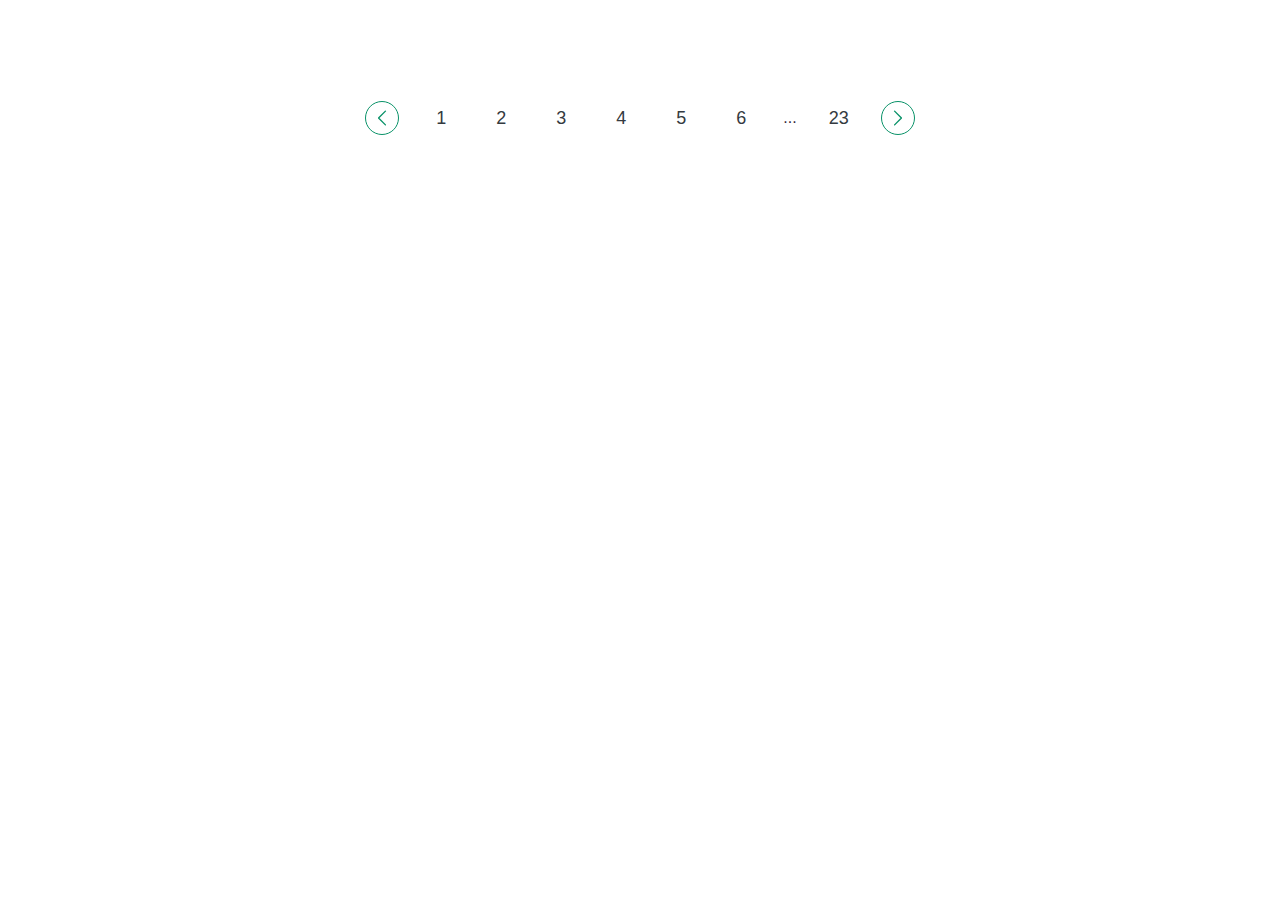
<file: learning-module/pagination/index.html>
<!DOCTYPE html>
<html lang="en">
<head>
    <meta charset="UTF-8">
    <meta name="viewport" content="width=device-width, initial-scale=1.0">
    <link rel="stylesheet" href="style.css">
    <title>Pagination</title>
</head>
<body>
    <div class="pagination">
            <svg xmlns="http://www.w3.org/2000/svg" fill="none" viewBox="0 0 24 24" stroke-width="1.5" stroke="currentColor" class="icon">
                <path stroke-linecap="round" stroke-linejoin="round" d="M15.75 19.5L8.25 12l7.5-7.5" />
              </svg>
        <span class="pagenumber">1</span>
        <span class="pagenumber">2</span>
        <span class="pagenumber">3</span>
        <span class="pagenumber">4</span>
        <span class="pagenumber">5</span>
        <span class="pagenumber">6</span>
        <span>...</span>
        <span class="pagenumber">23</span>

        <svg xmlns="http://www.w3.org/2000/svg" fill="none" viewBox="0 0 24 24" stroke-width="1.5" stroke="currentColor" class="icon">
            <path stroke-linecap="round" stroke-linejoin="round" d="M8.25 4.5l7.5 7.5-7.5 7.5" />
          </svg>
      
    </div>
</body>
</html>
</file>
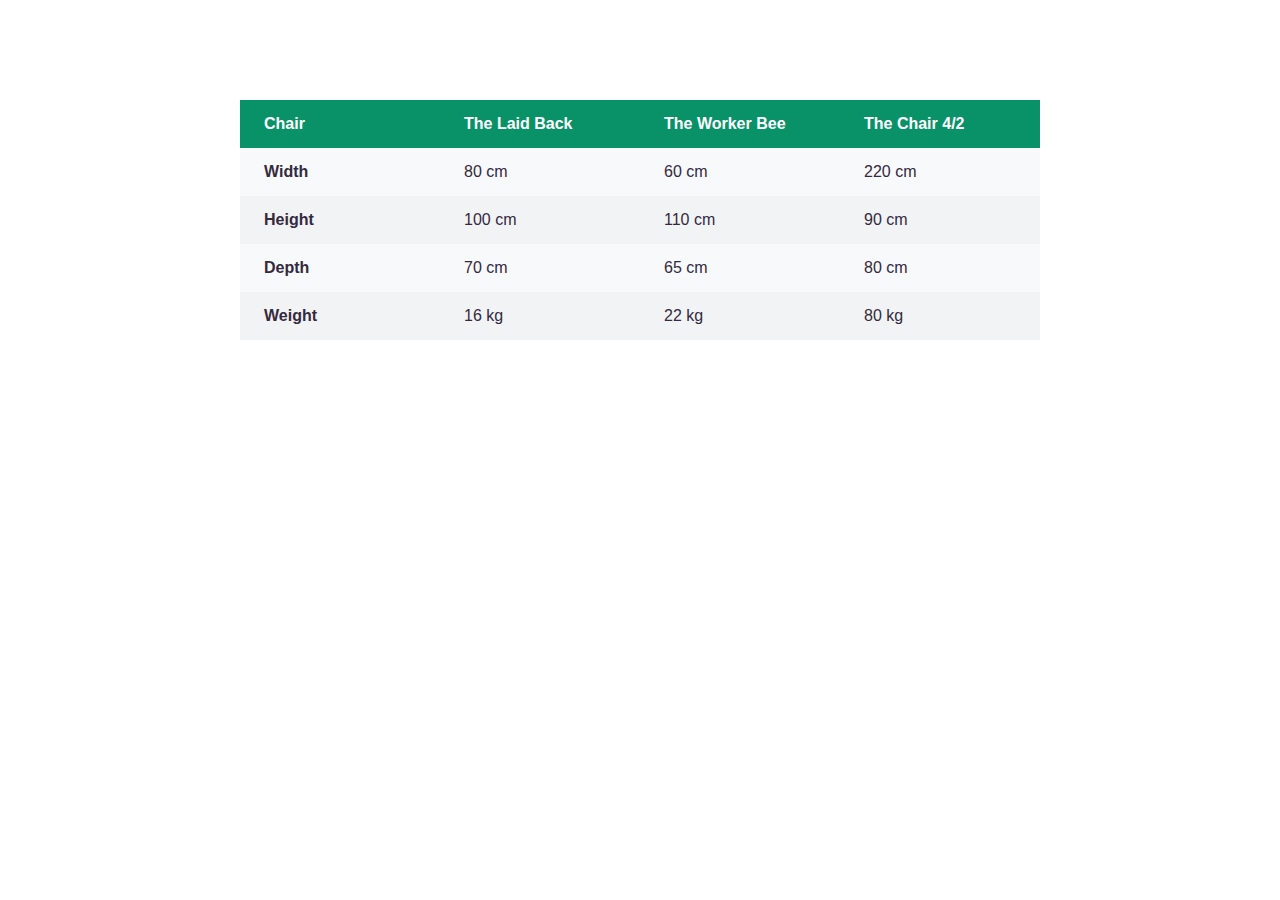
<file: learning-module/table/index.html>
<!DOCTYPE html>
<html lang="en">
<head>
    <meta charset="UTF-8">
    <meta name="viewport" content="width=device-width, initial-scale=1.0">
    <link rel="stylesheet" href="style.css">
    <title>Table</title>
</head>
<body>
    <table>
      <thead>
        <tr>
          <th>Chair</th>
          <th>The Laid Back</th>
          <th>The Worker Bee</th>
          <th>The Chair 4/2</th>
        </tr>
      </thead>

      <tbody>
        <tr>
          <th>Width</th>
          <td>80 cm</td>
          <td>60 cm</td>
          <td>220 cm</td>
        </tr>
        <tr>
          <th>Height</th>
          <td>100 cm</td>
          <td>110 cm</td>
          <td>90 cm</td>
        </tr>
        <tr>
          <th>Depth</th>
          <td>70 cm</td>
          <td>65 cm</td>
          <td>80 cm</td>
        </tr>
        <tr>
          <th>Weight</th>
          <td>16 kg</td>
          <td>22 kg</td>
          <td>80 kg</td>
        </tr>
      </tbody>
    </table>
  </body>
</html>
</file>
<file: learning-module/carousel/style.css>
/*
SPACING SYSTEM (px)
2 / 4 / 8 / 12 / 16 / 24 / 32 / 48 / 64 / 80 / 96 / 128
FONT SIZE SYSTEM (px)
10 / 12 / 14 / 16 / 18 / 20 / 24 / 30 / 36 / 44 / 52 / 62 / 74 / 86 / 98
*/
/* 
MAIN COLOR: #099268
GREY COLOR: #343a40
GREY SHADE : #dee2e6
*/

*{
    margin: 0;
    padding: 0;
    box-sizing: border-box;
}

body {
    font-family: 'Inter', sans-serif;
    color: #342a40;
    line-height: 1;
}

.carousel {
    width: 800px;
    display: flex;
    margin: 100px auto;
    background-color: #099268;
    padding: 32px;
    color:  #e6fcf5;
    gap: 86px;
    padding-left: 86px;
    border-radius: 12px;
    box-shadow: 0px 12px 24px 10px rgba(0,0,0,0.1);
    position: relative;
}

.carousel img {
    width: 200px;
    border-radius: 12px;
    box-shadow: 0px 12px 24px 0px rgb(0,0,0, 0.1);
    transform: scale(1.5);
}

.carousel .testimonial-text {
    font-size: 20px;
    margin-bottom: 36px;
}

.carousel .testimonial-author,
.carousel .testimonial-job {
    color: #c3fae8;
}

.btn {
    width: 30px;
    border: none;
    background-color: #fff;
    padding: 5px;
    position: absolute;
    border-radius: 50%;
    display: flex;
    align-items: center;
    justify-content: center;
    top:50%;
    cursor: pointer;
}

.btn-icon {
    stroke: #087f5b;
}

.chev-left{
    left: 0px;
    transform: translate(-50%,-50%);
}

.chev-right {
    right: 0px;
    transform: translate(50%,-50%);
}

.dots{
    position: absolute;
    left: 50%;
    bottom: 0;
    transform: translate(-50%,32px);
    display: flex;
    gap: 12px;
}

.dot{
    height: 12px;
    width: 12px;
    background-color: #fff;
    border: 2px solid #087f5b;
    border-radius: 50%;
    cursor: pointer;
}

.dot--fill{
    background-color: #087f5b;
}
</file>
<file: learning-module/Design/style.css>
/*
SPACING SYSTEM (px)
2 / 4 / 8 / 12 / 16 / 24 / 32 / 48 / 64 / 80 / 96 / 128

FONT SIZE SYSTEM (px)
10 / 12 / 14 / 16 / 18 / 20 / 24 / 30 / 36 / 44 / 52 / 62 / 74 / 86 / 98
*/
/* 
MAIN COLOR :  #087f5b
MAIN COLOR TINT : #099268
GREY COLOR(Text) : #343a40 
*/
* {
  margin: 0;
  padding: 0;
  box-sizing: border-box;
}

/* ------------------------ */
/* GENERAL STYLES */
/* ------------------------ */
body {
  font-family: 'Inter', sans-serif;
  color : #343a40;
  border-bottom: 10px solid #087f5b;
}

.container {
  width: 960px;
  margin: 0 auto;
  /* display: flex;
  flex-direction: column;
  gap: 32px;
  align-items: center;
  justify-content: center; */
}

header,
section {
  margin-bottom: 96px;
}

h2 {
  margin-bottom: 48px;
  font-size: 36px;
  letter-spacing: -0.5px;
  /* 24 / 30 / 36 */
}

.grid-3-cols {
  display: grid;
  grid-template-columns: repeat(3, 1fr);
  column-gap: 80px;
}

.btn:link, 
.btn:visited {
  background-color: #087f5b;
  color: white;
  text-decoration: none;
  text-transform: uppercase;

  display: inline-block;
  font-weight: 500;
  border-radius: 50px;

}

.btn:hover,
.btn:active {
  background-color: #099268;
}

.btn--big{
  font-size: 18px;
  padding: 16px 32px;
}

.btn--small {
  font-size: 14px;
  padding: 8px 12px;
}
/* ------------------------ */
/* COMPONENT STYLES */
/* ------------------------ */

/* HEADER */
header {
  display: grid;
  grid-template-columns: repeat(2, 1fr);
  column-gap: 80px;
  margin-top: 64px;
}

.header-text-box {
  align-self: center;
}

h1 {
  margin-bottom: 32px;
  font-size: 44px;
  letter-spacing: -1.5px;
  line-height: 1.1;
}

.header-text {
  margin-bottom: 24px;
  font-size: 16px;
  line-height: 1.7;
  /* 16 / 18 / 20 / 24 / 30 / */
}

img {
  width: 100%;
  border-radius: 12px;
}



/* FEATURES */
.features-icon {
  width: 32px;
  height: 32px;
  stroke: #087f5b;
  margin-bottom: 24px;
}
.features-title {
  margin-bottom: 16px;
  font-size: 20px;
}

.features-text {
  font-size: 16px;
  line-height: 1.7;
}

/* TESTIMONIAL */
.testimonial-section {
  background-color: #087f5b;
  color: white;
  padding: 24px;
  border-radius: 12px;
}

.testimonial-box {
  grid-column: 2 / -1;
  align-self: center;
}

.testimonial-box h2 {
  margin-bottom: 24px;
  font-size: 20px;
  letter-spacing: 0px;
}

.testimonial-text {
  font-style: italic;
  color: #e6fcf5;
  margin-bottom: 24px;
  font-size: 16px;
  line-height: 1.7;  
}
.testimonial-author {
  color: #c3fae8;
}
/* CHAIRS */

.chair {
  box-shadow: 0px 20px 10px rgba(0, 0, 0, 0.05);
}

.chair img {
  border-bottom-left-radius: 0;
  border-bottom-right-radius: 0;
}
.chair-box {
  padding: 32px;
}

h3 {
  margin-bottom: 24px;
}

.chair-details {
  list-style: none;
  margin-bottom: 48px;
}

.chair-details li {
  display: flex;
  align-items: center;
  gap: 12px;
  margin-bottom: 16px;
}

.chair-details li:last-child {
  margin-bottom: 0;
}

.chair-icon {
  width: 24px;
  height: 24px;
  stroke: #087f5b;
}

.chair-price {
  display: flex;
  justify-content: space-between;
  font-size: 24px;
  align-items: center;
}

footer {
  margin-bottom: 48px;
  font-size: 14px;
  color: #495057;
}
</file>
<file: learning-module/email-app/style.css>
*{
    margin: 0;
    padding: 0;
    box-sizing: border-box;
}


body {
    font-family: sans-serif;
    color: #343a40;
    font-size: 24px;
    display: grid;
    grid-template-columns: 80px 400px 1fr 250px;
    grid-template-rows: 80px 1fr;
    height: 100vh;
}

nav {
    background-color:  #343a40;
    color: #fff ;
    grid-column: 1/2;
    grid-row: 1/-1;
    padding-top: 30px;
    font-weight: 700;
    text-align: center;
}

menu{
    background-color: #7048e8;
    color: #fff;
    grid-column: 2/-1;
    grid-row: 1/2;
    padding: 20px;
    font-weight: 700;
    display: flex;
    gap: 30px;
    align-items: center;
    /* display: none; */
}

.menu-items {
    text-transform: uppercase;
    font-size: 16px;
    font-weight: 700;
    padding: 10px;
    background-color: #5f3dc4;
    cursor: pointer;
    box-shadow: 0 0 10px 1px rgba(0,0,0,0.1);
    border: none;
    color: #e9ecef;
}

.menu-items:last-child {
    background-color: #d6336c;
    margin-left: auto;
}

section {
    background-color: #e9ecef;
    padding: 30px 0px;
    font-weight: 700;
    display: flex;
    flex-direction: column;
    gap: 30px;
    align-items: center;
    overflow: scroll;
    grid-column: 2/3;
    grid-row: 2/-1;
}
.mail {
    padding: 20px 100px;
    background-color:#adb5bd ;
}
main {
    padding: 30px;
    font-weight: 700;    
}
aside {
    background-color: #e9ecef;
    padding: 30px;
    font-weight: 700;
}
</file>
<file: learning-module/Fundamentals/style.css>
* {
    color: #444;
    font-family: sans-serif;
    margin: 0;
    padding: 0;
    box-sizing: border-box;
}
/* Page Section */
body {
    border-top: 10px solid #1098ad;
    position: relative;
}
.container {
    width: 1200px;
    margin: 0 auto;
}
.main-header {
    background-color: #f7f7f7;
    /* background-color: red; */
    display: flex;
    justify-content: space-between;
    align-items: center;
    height: 100px;
<<<<<<< Updated upstream
    margin-bottom: 60px;
=======
>>>>>>> Stashed changes
}
nav {
    font-size: 18px;
    text-align: center;
}

.post-header {
    margin-bottom: 40px;
}
aside {
    /* display: flex; */
    background-color: #f7f7f7;
    border-top: 5px solid #1098ad;
    border-bottom: 5px solid #1098ad ;
    padding: 40px;
    width: 350px;
    
}
/* Smaller elements */
h1, h2, h3 {
    color:#1098ad;
}
h1 {
    font-size: 26px;
    text-transform: uppercase;
    font-style: italic;
}
h1::first-letter{
    font-style: normal;
}
h2 {
    font-size: 40px;
    margin-bottom: 30px;
    position: relative;
}

h2::before{
    content: "TOP";
    background-color: yellow;
    color: #444;
    /* display: inline-block; */
    padding: 5px 10px;
    font-size: 20px;
    font-weight: bold;
    position: absolute;
    top: -20px;
    right: -55px;
}

h3 {
    font-size: 30px;
    margin-bottom: 20px;
}

h4 {
    font-size: 20px;
    text-transform: uppercase;
    text-align: center;
    margin-bottom: 30px;
}

p {
    font-size: 22px;
    line-height: 1.5;
    margin-bottom: 15px;
}

p::first-line{
    color: #555;
    font-style: italic;
}
ul, ol {
    margin-left: 50px;
    margin-bottom: 20px;
}
li {
    font-size: 20px;
    margin-bottom: 10px;
}

#author {
    font-style: italic;
    font-size: 18px;
}

#copyright {
    font-size: 16px;
}

.related-author {
    font-size: 18px;
    font-weight: bold;
}

.related-posts {
    list-style: none;
    margin-left: 0;
}

li:first-child{
    font-weight: bold;
}

li:last-child{
    font-style: italic;
    margin-bottom: 0;
}

li:nth-child(even) {
    color: #555;
}

/* Styling links */
a:link {
    color: #1098ad;
    text-decoration: none;
}

a:visited {
    color : #1098ad;
}
a:hover {
    color: orangered;
    font-weight: bold;
    text-decoration: underline orangered;
}
a:active {
    background-color: black;
}
.post-image {
    width: 100%;
    height: auto;
}
/* LVHA */

/* Resolving conflicts */
/* #copyright {
    color: red;
}

.copyright {
    color: blue;
}
.text {
    color: yellow;
}

footer p {
    color : green !important;
} */

nav a:link{
    margin-top: 10px;
    display: inline-block;
    padding-right: 14px;
}

nav a:link:last-child {
    margin-right: 0;
}

button {
    font-size: 22px;
    padding: 20px;
    cursor: pointer;
    position: absolute;
    bottom: 50px;
    right: 300px;
}

/* FLOATS */
/* .author-img {
    float: left;
    margin-bottom: 20px;
}

.author {
    float: left;
    margin-top: 10px;
    margin-left: 20px;
}

h1 {
    float: left;
}

nav {
    float: right;
}

.clearfix::after{
    content: "";
    clear: both;
    display: block;
}

article {
    width: 825px;
    float: left;
}

aside {
    width: 300px;
    float: right;
}

footer{
    clear: both;
} */

/* FELXBOX */
/* .flex-container {
    display: flex;
    gap: 50px;
    align-items: flex-start;
}
.flex-author {
    display: flex;
    gap: 20px;
    align-items: center;
    margin-bottom: 10px;
}
article {
    width: 825px;
}
.flex-aside-list {
    display: flex;
    gap: 20px;
    width: 300px;
} */
/* GRID */
.container{
    display: grid;
    /* grid-template-rows: 2fr 25fr 2fr; */
    grid-template-columns: 1fr, 300px;
    column-gap: 75px;
    row-gap: 60px;
    align-items: start;
}

.main-header{
    grid-column: 1 / span 2;
}

.flex-author {
    display: flex;
    gap: 20px;
    align-items: center;
    margin-bottom: 10px;
}
/* .flex-aside-list {
    display: flex;
} */
/* footer{
    background-color: #1098ad;
} */

.flex-aside-list{
    display: flex;
    gap: 20px;
}
</file>
<file: learning-module/hero/style.css>
/*
SPACING SYSTEM (px)
2 / 4 / 8 / 12 / 16 / 24 / 32 / 48 / 64 / 80 / 96 / 128
FONT SIZE SYSTEM (px)
10 / 12 / 14 / 16 / 18 / 20 / 24 / 30 / 36 / 44 / 52 / 62 / 74 / 86 / 98
*/

*{
    margin: 0;
    padding: 0;
    box-sizing: border-box;
}
html {
    font-family: 'Rubik', sans-serif;
    color: #fff;
}
.container {
    margin: 0 auto;
    width: 1200px;
}
header {
    background-image: linear-gradient(rgba(26, 26, 26, 0.607), rgba(18, 18, 18, 0.607)), url(media/hero.jpg);
    background-size: cover;
    height: 100vh;
    position: relative;
}
nav {
    font-size: 20px;
    font-weight: 700;
    display: flex;
    justify-content: space-between;
    /* background-image: linear-gradient(to right, red, blue); */
    padding-top: 25px;
}
.header-container {
    width: 1200px;
    position: absolute;
    left: 50%;
    top: 50%;
    transform: translate(-50%, -50%);
}
.header-container-inner {
    width: 50%;
}
h1 {
    font-size: 52px;
    margin-bottom: 32px;
}

p{
    font-size: 20px;
    line-height: 1.6;
    margin-bottom: 48px;
}

.btn:link,
.btn:visited {
    font-size: 20px;
    font-weight: 600;
    background-color: #e67e22;
    text-decoration: none;
    color: #fff;
    border-radius: 10px;
    box-shadow: 0px 1px 10px 0px rgba(0,0,0,0.1);
    display: inline-block;
    padding: 16px 32px;
}

h2{
    font-size: 44px;
    margin-bottom: 48px;
}

section{
    padding: 96px 0;
    background-color: #f7f7f7;
}
</file>
<file: learning-module/pagination/style.css>
/*
SPACING SYSTEM (px)
2 / 4 / 8 / 12 / 16 / 24 / 32 / 48 / 64 / 80 / 96 / 128
FONT SIZE SYSTEM (px)
10 / 12 / 14 / 16 / 18 / 20 / 24 / 30 / 36 / 44 / 52 / 62 / 74 / 86 / 98
*/
/* 
MAIN COLOR: #099268
GREY COLOR: #343a40
GREY SHADE : #dee2e6
*/

*{
    margin: 0;
    padding: 0;
    box-sizing: border-box;
}

body {
    font-family: 'Inter', sans-serif;
    color: #342a40;
    line-height: 1;
}
.pagination {
    width: 800px;
    margin: 100px auto;
    display: flex;
    justify-content: center;
    align-items: center;
    gap: 24px;
}

.icon {
    width: 34px;
    height: 34px;
    display: flex;
    align-items: center;
    justify-content: center;
    background-color: #fff;
    border-radius: 50%;
    border: 1px solid #099268;
    padding: 5px;
    stroke: #099268;
}

.pagenumber{
    display: flex;
    align-items: center;
    justify-content: center;
    text-decoration: none;
    height: 36px;
    width: 36px;
    border-radius: 50%;
    padding: 10px;
    font-size: 18px;
    color: #343a40;

}

.pagenumber:link, .pagenumber:visited,
.pagenumber:hover, .pagenumber:active{
    background-color:#099268;

}

.icon:link, .icon:visited,
.icon:hover, .icon:active{
    stroke: #fff;
    background-color:#099268;
}
</file>
<file: learning-module/table/style.css>
/*
SPACING SYSTEM (px)
2 / 4 / 8 / 12 / 16 / 24 / 32 / 48 / 64 / 80 / 96 / 128
FONT SIZE SYSTEM (px)
10 / 12 / 14 / 16 / 18 / 20 / 24 / 30 / 36 / 44 / 52 / 62 / 74 / 86 / 98
*/
/* 
MAIN COLOR: #099268
GREY COLOR: #343a40
GREY SHADE : #dee2e6
*/

*{
    margin: 0;
    padding: 0;
    box-sizing: border-box;
}

body {
    font-family: 'Inter', sans-serif;
    color: #342a40;
    line-height: 1;
    display: flex;
    justify-content: center;
}

table {
    width: 800px;
    margin: 100px auto;
    /* border: 1px solid #342a40; */
    border-collapse: collapse;
}
th, td {
    /* border: 1px solid #342a40; */
    padding: 16px 24px;
    text-align: left;
}
thead th{
    background-color: #099268;
    color: #fff;
    font-weight: bold;
    width: 25%;
}
tbody tr:nth-child(odd){
    background-color: #f8f9fa;
}
tbody tr:nth-child(even){
    background-color: #f1f3f5;
}
</file>
